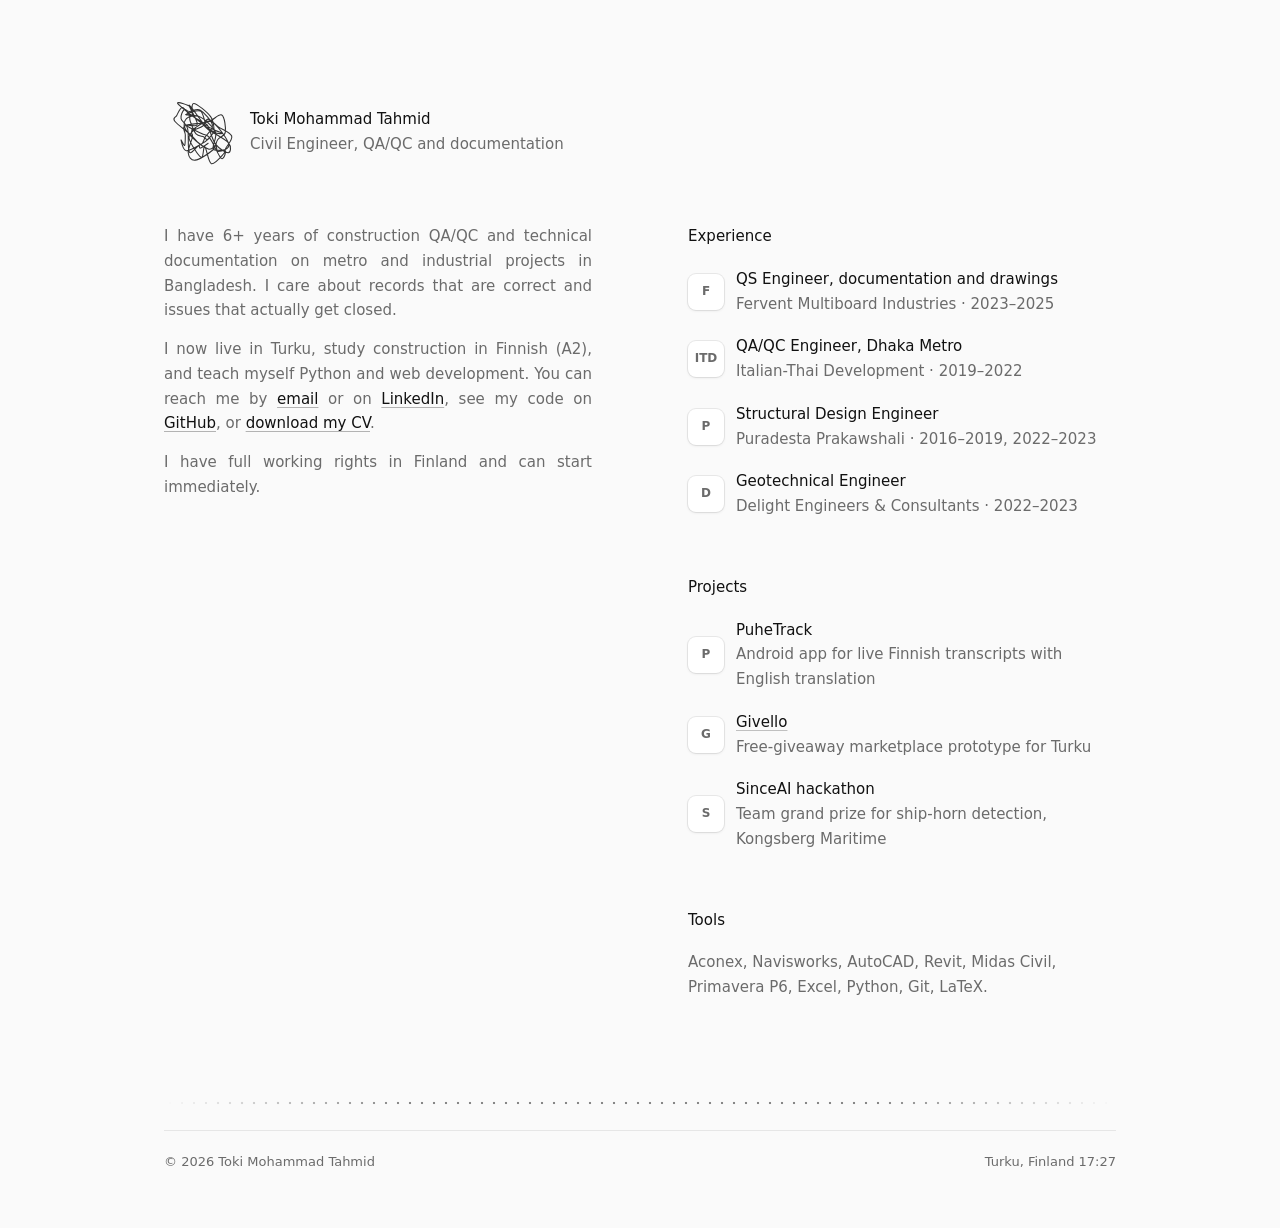
<file: index.html>
<!DOCTYPE html>
<html lang="en">
<head>
  <meta charset="UTF-8">
  <meta name="viewport" content="width=device-width, initial-scale=1.0">
  <title>Toki Mohammad Tahmid - Civil Engineer</title>
  <meta name="description" content="Civil engineer in Turku, Finland. 6+ years in construction QA/QC and technical documentation, plus self-taught IT skills.">
  <meta name="color-scheme" content="light dark">
  <meta name="theme-color" content="#fafafa" media="(prefers-color-scheme: light)">
  <meta name="theme-color" content="#0e0e0e" media="(prefers-color-scheme: dark)">
  <meta property="og:type" content="website">
  <meta name="twitter:card" content="summary">
  <meta property="og:locale" content="en_GB">
  <meta property="og:title" content="Toki Mohammad Tahmid - Civil Engineer">
  <meta property="og:description" content="QA/QC and technical documentation on infrastructure projects. Based in Turku, Finland.">
  <meta property="og:url" content="https://tamidtoki.github.io/CV_Website/">
  <link rel="canonical" href="https://tamidtoki.github.io/CV_Website/">
  <link rel="icon" type="image/svg+xml" href="assets/favicon.svg">
  <script>document.documentElement.className="js"</script>
  <link rel="stylesheet" href="css/styles.css">
</head>
<body>
  <main>
    <header class="id">
      <svg class="mark" viewBox="0 0 100 100" width="56" height="56" aria-hidden="true" focusable="false"><g fill="none" stroke="currentColor" stroke-linecap="round" stroke-linejoin="round"><path d="M61.3 65.7 C59.5 66.8 53.0 71.7 50.7 72.3 C48.4 72.9 50.2 68.5 47.6 69.4 C45.0 70.4 37.5 82.0 35.1 77.9 C32.6 73.9 34.7 53.0 32.8 45.2 C30.9 37.4 24.5 35.7 23.7 31.3 C22.9 26.9 26.1 20.5 28.0 18.8 C29.9 17.2 31.5 21.3 35.2 21.5 C39.0 21.6 45.1 16.6 50.5 19.7 C55.8 22.9 66.0 34.1 67.2 40.3 C68.4 46.4 60.2 52.1 57.5 56.5 C54.8 61.0 54.4 67.7 51.0 67.2 C47.6 66.7 43.0 59.1 37.0 53.7 C30.9 48.3 17.9 39.1 14.7 34.7 C11.5 30.2 15.9 30.2 17.7 27.0 C19.5 23.9 22.2 15.8 25.7 16.0 C29.1 16.2 35.7 28.9 38.3 28.0 C40.9 27.1 36.7 10.2 41.2 10.3 C45.6 10.5 60.2 22.4 65.0 29.0 C69.8 35.7 69.3 46.7 69.9 50.4 C70.6 54.1 70.4 49.3 68.8 51.0 C67.2 52.6 62.5 59.4 60.3 60.3 C58.0 61.3 58.0 58.1 55.4 56.8 C52.8 55.5 47.6 56.2 44.5 52.7 C41.4 49.2 38.1 39.6 36.6 35.6 C35.2 31.6 36.0 30.2 35.7 28.7 C35.5 27.2 36.1 27.3 35.3 26.7 C34.4 26.2 28.1 26.1 30.7 25.2 C33.2 24.2 45.9 18.5 50.6 21.0 C55.2 23.4 55.4 35.6 58.7 40.0 C62.1 44.4 67.0 45.5 70.8 47.5 C74.6 49.4 81.8 51.4 81.6 51.8 C81.3 52.2 75.4 53.2 69.3 49.9 C63.2 46.7 53.3 38.7 44.9 32.0 C36.5 25.4 20.2 12.8 18.9 10.0 C17.5 7.1 33.3 12.1 36.9 15.1 C40.5 18.1 38.4 25.0 40.5 28.2 C42.6 31.4 46.3 31.2 49.7 34.2 C53.1 37.2 54.3 41.0 61.0 46.2 C67.6 51.3 84.9 59.7 89.6 65.1 C94.3 70.6 92.3 78.6 89.3 78.9 C86.3 79.2 76.3 73.1 71.6 66.9 C66.8 60.6 63.5 45.8 60.8 41.2 C58.1 36.6 59.7 43.9 55.4 39.1 C51.1 34.4 36.6 12.7 35.0 12.7 C33.5 12.8 46.9 34.6 46.3 39.3 C45.8 44.0 30.6 38.8 31.6 40.9 C32.6 43.1 46.9 49.3 52.2 52.2 C57.5 55.1 58.9 52.3 63.4 58.1 C68.0 63.8 75.9 83.7 79.4 86.6 C83.0 89.5 86.6 77.8 84.8 75.6 C83.0 73.4 70.7 77.7 68.5 73.5 C66.3 69.2 74.3 57.5 71.5 50.2 C68.6 43.0 57.7 33.2 51.4 29.7 C45.2 26.3 37.7 27.6 33.8 29.6 C29.9 31.5 27.0 36.9 28.0 41.6 C28.9 46.4 34.0 52.6 39.7 58.0 C45.3 63.3 56.2 71.8 61.6 73.6 C67.0 75.5 69.7 68.5 72.0 69.1 C74.2 69.7 72.1 77.5 75.1 77.2 C78.1 76.9 91.7 74.3 90.1 67.3 C88.4 60.4 73.7 38.8 65.2 35.4 C56.7 32.0 42.7 45.3 39.1 47.0 C35.5 48.6 44.4 43.3 43.7 45.2 C43.0 47.2 33.5 52.0 34.8 58.7 C36.1 65.3 47.8 83.3 51.5 85.2 C55.1 87.2 54.3 69.0 56.7 70.4 C59.1 71.9 61.4 92.5 65.8 94.0 C70.3 95.5 80.0 83.2 83.3 79.7 C86.6 76.2 83.7 77.2 85.5 73.1 C87.3 69.1 95.8 60.6 94.0 55.5 C92.2 50.4 80.5 46.4 75.0 42.5 C69.5 38.6 64.6 32.2 61.1 32.1 C57.6 31.9 57.7 38.9 54.0 41.7 C50.2 44.6 40.9 46.7 38.5 49.2 C36.1 51.6 40.5 51.7 39.6 56.6 C38.8 61.5 33.0 73.4 33.6 78.8 C34.2 84.2 37.5 89.8 43.2 89.1 C48.9 88.5 62.6 79.7 67.8 75.0 C73.0 70.2 71.6 64.8 74.5 60.7 C77.4 56.7 84.2 56.2 85.1 50.5 C86.1 44.8 84.3 28.8 80.2 26.4 C76.1 24.0 69.0 33.7 60.5 36.2 C52.0 38.7 34.4 38.3 29.3 41.3 C24.1 44.3 29.7 49.4 29.6 54.0 C29.5 58.5 29.7 67.5 28.7 68.7 C27.7 69.8 23.4 59.8 23.7 61.0 C24.1 62.3 25.9 75.2 30.9 76.0 C35.8 76.8 48.2 68.6 53.4 65.8 C58.6 63.1 60.5 60.5 62.0 59.4" stroke-width="1.5" opacity=".85"/></g></svg>
      <div>
        <h1>Toki Mohammad Tahmid</h1>
        <p>Civil Engineer, QA/QC and documentation</p>
      </div>
    </header>

    <div class="cols">
    <div class="about">
    <p>I have 6+ years of construction QA/QC and technical documentation on metro and industrial projects in Bangladesh. I care about records that are correct and issues that actually get closed.</p>
    <p>I now live in Turku, study construction in Finnish (A2), and teach myself Python and web development. You can reach me by <a href="mailto:tahmid.ce.08@gmail.com">email</a> or on <a href="https://www.linkedin.com/in/tokimohammad-tahmid-a7b334159" target="_blank" rel="noopener noreferrer">LinkedIn</a>, see my code on <a href="https://github.com/TamidToki" target="_blank" rel="noopener noreferrer">GitHub</a>, or <a href="assets/Toki_Mohammad_Tahmid_CV.pdf" download>download my CV</a>.</p>
    <p>I have full working rights in Finland and can start immediately.</p>
    </div>

    <div class="side">
    <h2>Experience</h2>
    <ul class="list">
      <li data-reveal>
        <span class="tile" aria-hidden="true">F</span>
        <span><b>QS Engineer, documentation and drawings</b><small>Fervent Multiboard Industries · 2023&ndash;2025</small></span>
      </li>
      <li data-reveal>
        <span class="tile" aria-hidden="true">ITD</span>
        <span><b>QA/QC Engineer, Dhaka Metro</b><small>Italian-Thai Development · 2019&ndash;2022</small></span>
      </li>
      <li data-reveal>
        <span class="tile" aria-hidden="true">P</span>
        <span><b>Structural Design Engineer</b><small>Puradesta Prakawshali · 2016&ndash;2019, 2022&ndash;2023</small></span>
      </li>
      <li data-reveal>
        <span class="tile" aria-hidden="true">D</span>
        <span><b>Geotechnical Engineer</b><small>Delight Engineers &amp; Consultants · 2022&ndash;2023</small></span>
      </li>
    </ul>

    <h2>Projects</h2>
    <ul class="list">
      <li data-reveal>
        <span class="tile" aria-hidden="true">P</span>
        <span><b>PuheTrack</b><small>Android app for live Finnish transcripts with English translation</small></span>
      </li>
      <li data-reveal>
        <span class="tile" aria-hidden="true">G</span>
        <span><b><a href="https://github.com/TamidToki/Givello" target="_blank" rel="noopener noreferrer">Givello</a></b><small>Free-giveaway marketplace prototype for Turku</small></span>
      </li>
      <li data-reveal>
        <span class="tile" aria-hidden="true">S</span>
        <span><b>SinceAI hackathon</b><small>Team grand prize for ship-horn detection, Kongsberg Maritime</small></span>
      </li>
    </ul>

    <h2>Tools</h2>
    <p class="plain">Aconex, Navisworks, AutoCAD, Revit, Midas Civil, Primavera P6, Excel, Python, Git, LaTeX.</p>
    </div>
    </div>

    <div class="dots" aria-hidden="true"></div>
    <footer>
      <span>&copy; <span id="year">2026</span> Toki Mohammad Tahmid</span>
      <span>Turku, Finland <span id="clock" aria-hidden="true"></span></span>
    </footer>
  </main>
  <script src="js/main.js"></script>
</body>
</html>
</file>
<file: css/styles.css>
/* Single narrow column, system fonts, quiet colours. */
:root { --bg: #fafafa; --ink: #111; --muted: #6b6b6b; --line: #e6e6e6; --tile: #fff; --shadow: 0 0 0 1px rgba(0,0,0,.07), 0 1px 3px rgba(0,0,0,.08); }
@media (prefers-color-scheme: dark) {
  :root { --bg: #0e0e0e; --ink: #ededed; --muted: #8f8f8f; --line: #232323; --tile: #1a1a1a; --shadow: 0 0 0 1px rgba(255,255,255,.09); }
}
* { box-sizing: border-box; margin: 0; padding: 0; }
html { -webkit-text-size-adjust: 100%; }
html { color-scheme: light dark; }
body { background: var(--bg); color: var(--ink); font: 400 15px/1.65 system-ui, -apple-system, "Segoe UI", Roboto, sans-serif; -webkit-font-smoothing: antialiased; }
main { max-width: 520px; margin: 0 auto; padding: 72px max(24px, env(safe-area-inset-right)) max(56px, env(safe-area-inset-bottom)) max(24px, env(safe-area-inset-left)); }
p { color: var(--muted); margin-bottom: 14px; text-align: justify; text-justify: inter-word; hyphens: auto; -webkit-hyphens: auto; }
.id p, .list small { text-align: left; hyphens: manual; }
::selection { background: var(--ink); color: var(--bg); }
a { color: var(--ink); text-decoration: underline; text-decoration-color: color-mix(in srgb, var(--ink) 30%, transparent); text-underline-offset: 3px; transition: text-decoration-color .15s; }
a:hover, a:focus-visible { text-decoration-color: var(--ink); }
.id { display: flex; align-items: center; gap: 14px; margin-bottom: 28px; }
.mark { flex: none; width: 56px; height: 56px; color: var(--ink); }
h1, h2 { font-size: 15px; font-weight: 500; }
h2 { margin: 56px 0 18px; }
.id p { margin: 0; }
.list { list-style: none; display: grid; gap: 18px; }
.list li { display: flex; align-items: center; gap: 12px; }
.tile { flex: none; width: 36px; height: 36px; border-radius: 8px; background: var(--tile); box-shadow: var(--shadow); display: grid; place-items: center; font-size: 12px; font-weight: 600; color: var(--muted); }
.list b { display: block; font-weight: 400; }
.list b a { text-decoration-color: color-mix(in srgb, var(--ink) 25%, transparent); }
.list small { text-wrap: pretty; }
.list small { display: block; font-size: 15px; color: var(--muted); }
.plain { margin: 0; }
.dots { margin-top: 72px; height: 14px; background-image: radial-gradient(circle, var(--muted) 1px, transparent 1.6px); background-size: 12px 14px; background-repeat: repeat-x; opacity: .8; -webkit-mask-image: linear-gradient(90deg, transparent, #000 25%, #000 75%, transparent); mask-image: linear-gradient(90deg, transparent, #000 25%, #000 75%, transparent); }
footer { display: flex; justify-content: space-between; gap: 12px; margin-top: 20px; padding-top: 20px; border-top: 1px solid var(--line); font-size: 13px; color: var(--muted); flex-wrap: wrap; }
.js [data-reveal] { opacity: 0; transform: translateY(6px); transition: opacity .5s ease, transform .5s ease; }
.js [data-reveal].visible { opacity: 1; transform: none; }
:focus-visible { outline: 2px solid var(--ink); outline-offset: 3px; border-radius: 2px; }
@media (min-width: 1024px) {
  main { max-width: 1000px; padding-top: 96px; }
  .id { margin-bottom: 56px; }
  .id .mark { width: 72px; height: 72px; }
  .cols { display: grid; grid-template-columns: minmax(0, 1fr) minmax(0, 1fr); column-gap: 96px; align-items: start; }
  .about { position: sticky; top: 56px; }
  .about p:last-child { margin-bottom: 0; }
  .side h2:first-child { margin-top: 0; }
  .plain { text-align: left; hyphens: manual; }
  .dots { margin-top: 96px; }
}
@media (max-width: 520px) { main { padding-top: 48px; } }
@media print { body { background: #fff; color: #000; } p, .list small, footer { color: #333; } [data-reveal] { opacity: 1 !important; transform: none !important; } }
@media (prefers-reduced-motion: reduce) { .js [data-reveal] { opacity: 1; transform: none; transition: none; } a { transition: none; } }
</file>
